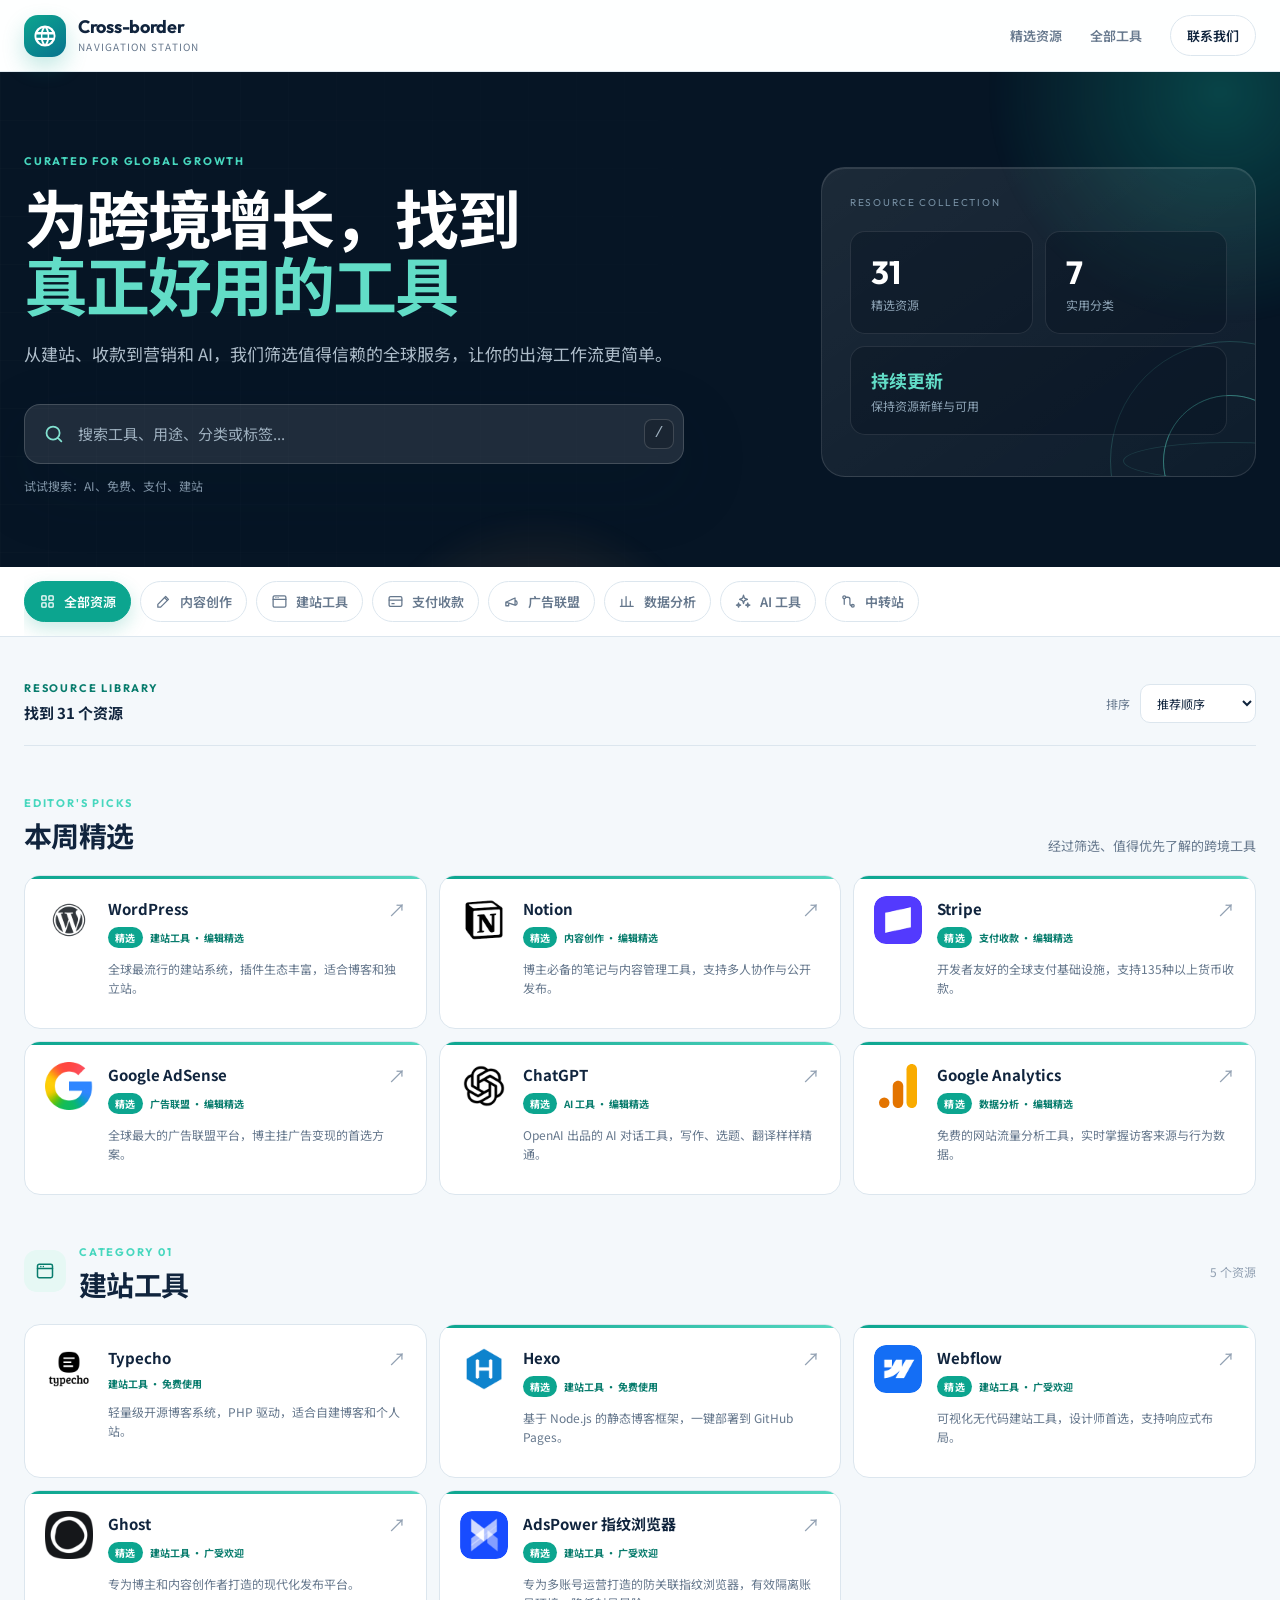
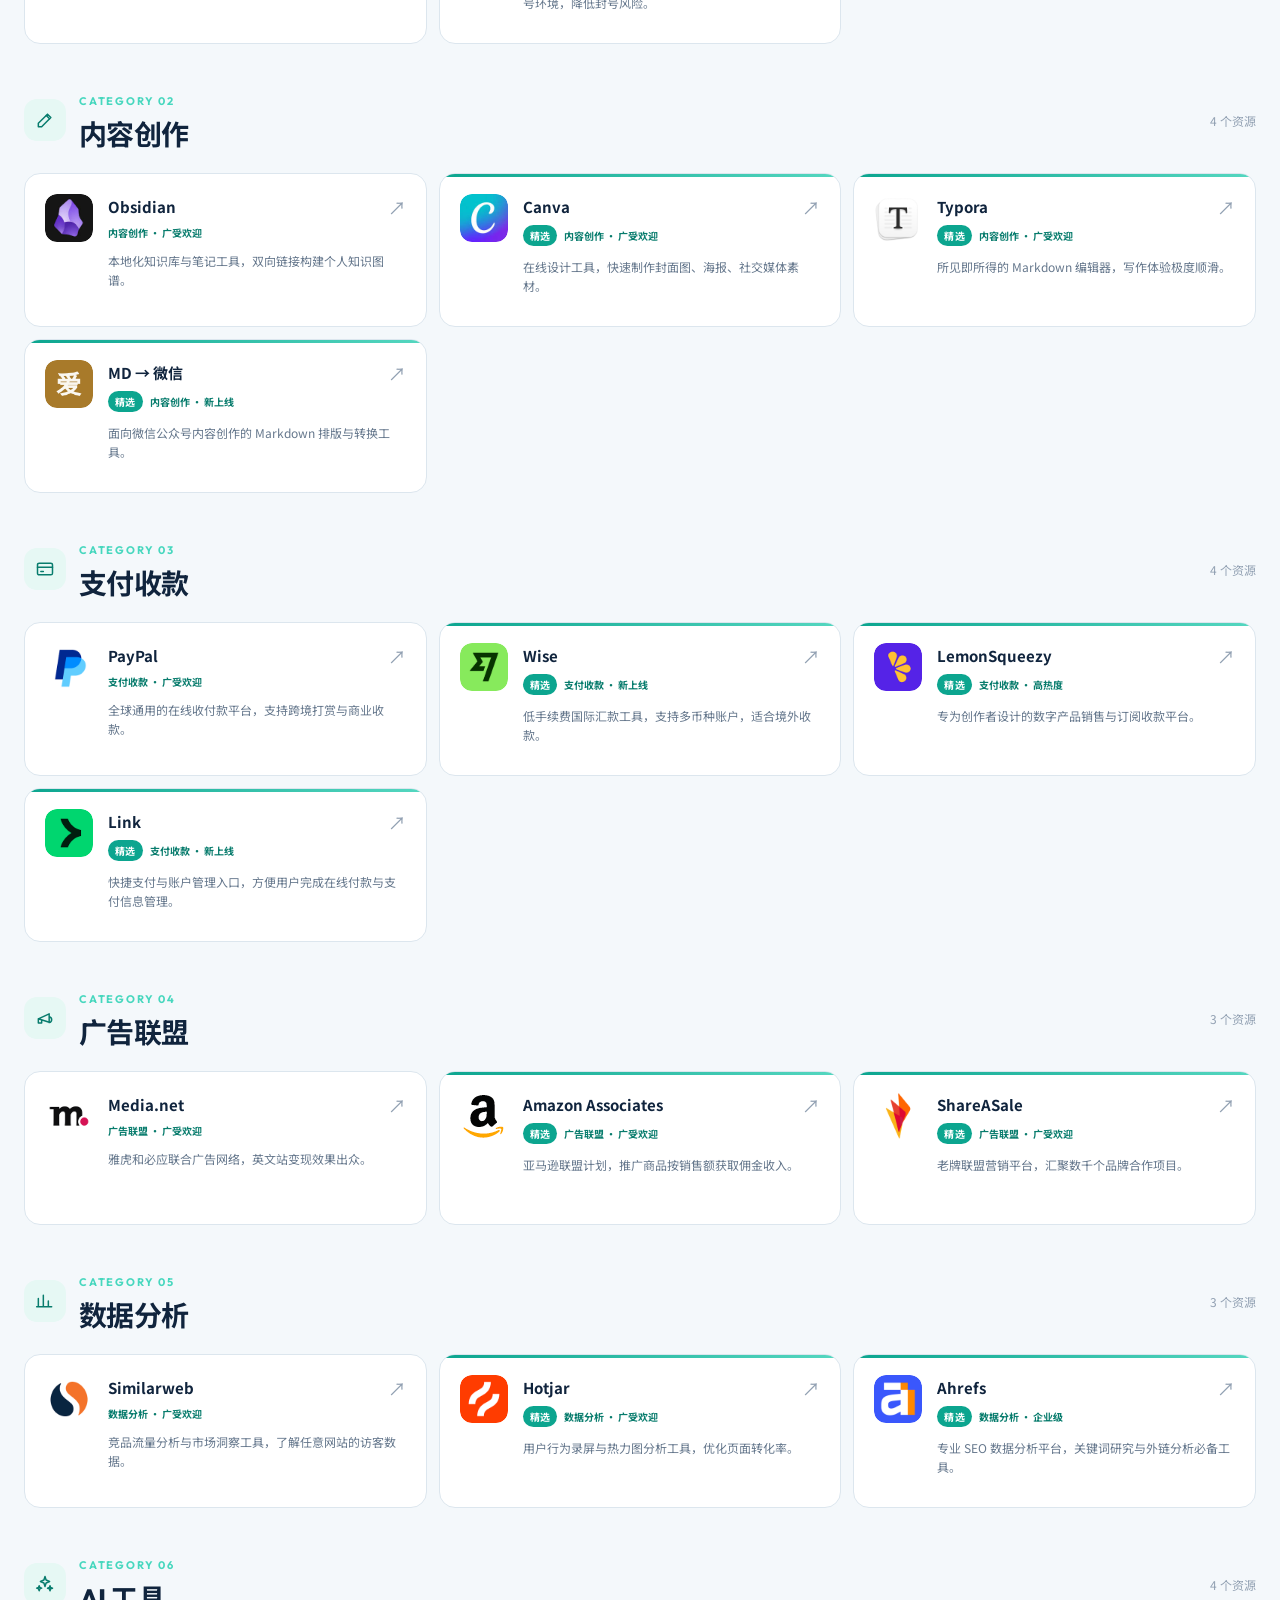
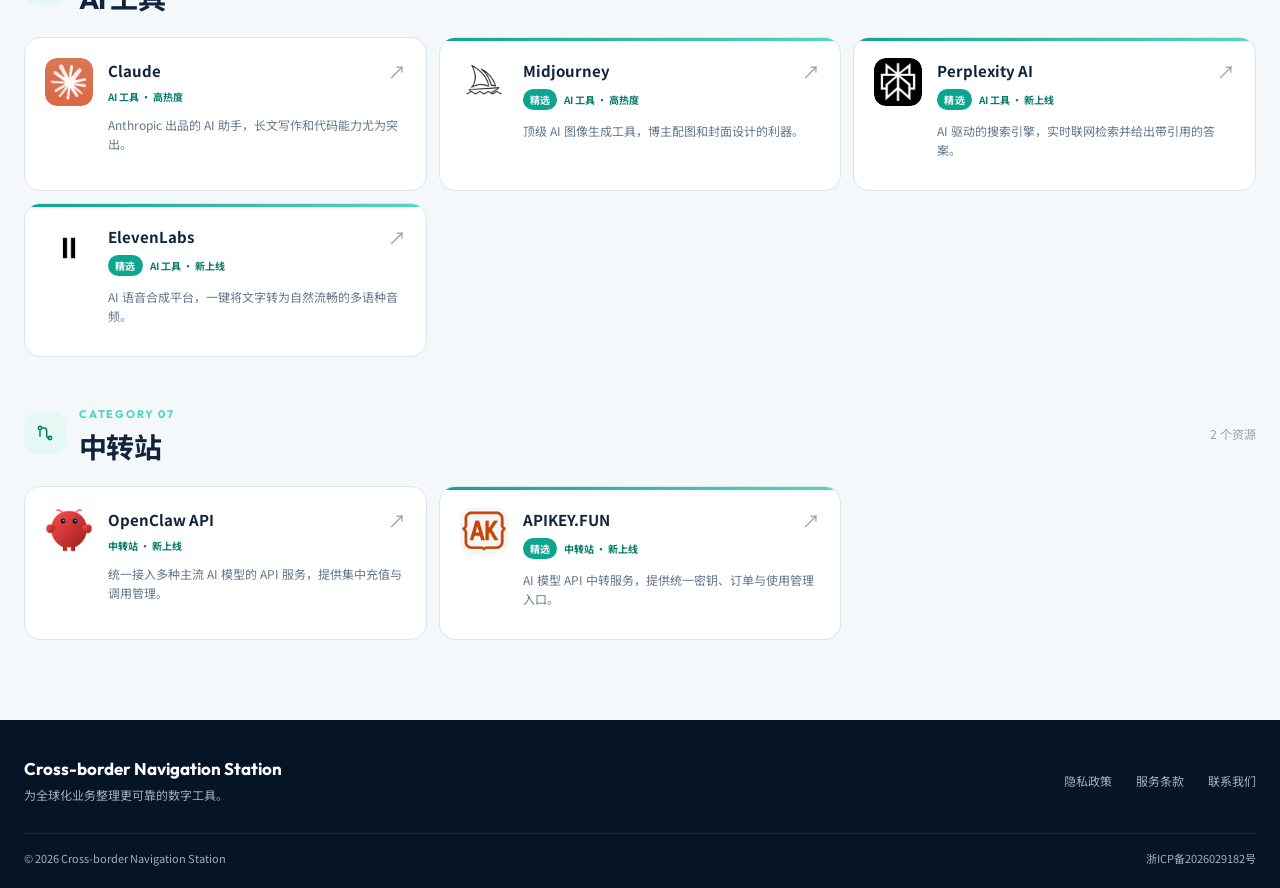
<file: files/index.html>
<!DOCTYPE html>
<html lang="zh-CN">
<head>
  <meta charset="UTF-8" />
  <meta name="viewport" content="width=device-width, initial-scale=1.0" />
  <meta name="description" content="跨境导航站 — 精选全球跨境电商工具、平台与服务，帮助出海团队更快找到可靠资源。" />
  <meta name="keywords" content="跨境电商,跨境导航,出海工具,全球支付,跨境物流,海外营销" />
  <meta name="theme-color" content="#071a2f" />
  <title>跨境导航站 — Cross-border Navigation Station</title>
  <link rel="preconnect" href="https://fonts.googleapis.com" />
  <link rel="preconnect" href="https://fonts.gstatic.com" crossorigin />
  <link href="https://fonts.googleapis.com/css2?family=Outfit:wght@500;600;700;800&family=Noto+Sans+SC:wght@400;500;600;700&display=swap" rel="stylesheet" />
  <link rel="stylesheet" href="style.css" />
</head>
<body>
  <header class="site-header">
    <a class="brand" href="index.html" aria-label="跨境导航站首页">
      <span class="brand-mark" aria-hidden="true">
        <svg viewBox="0 0 32 32"><path d="M16 3a13 13 0 1 0 0 26 13 13 0 0 0 0-26Zm8.9 8h-4.1a21 21 0 0 0-1.8-5 10.1 10.1 0 0 1 5.9 5ZM16 5.7c1.1 1.4 2 3.2 2.5 5.3h-5c.5-2.1 1.4-3.9 2.5-5.3ZM5.6 18a10 10 0 0 1 0-4h5.5a18 18 0 0 0 0 4H5.6Zm1.5 3h4.1a21 21 0 0 0 1.8 5 10.1 10.1 0 0 1-5.9-5Zm4.1-10H7.1A10.1 10.1 0 0 1 13 6a21 21 0 0 0-1.8 5ZM16 26.3c-1.1-1.4-2-3.2-2.5-5.3h5c-.5 2.1-1.4 3.9-2.5 5.3ZM19.1 18h-6.2a15.3 15.3 0 0 1 0-4h6.2a15.3 15.3 0 0 1 0 4Zm-.1 8a21 21 0 0 0 1.8-5h4.1a10.1 10.1 0 0 1-5.9 5Zm2-8a18 18 0 0 0 0-4h5.4a10 10 0 0 1 0 4H21Z"/></svg>
      </span>
      <span class="brand-copy">
        <strong>Cross-border</strong>
        <small>Navigation Station</small>
      </span>
    </a>
    <nav class="header-nav" aria-label="辅助导航">
      <a href="#featured">精选资源</a>
      <a href="#resources">全部工具</a>
      <a class="header-contact" href="mailto:contact@cbnavigation.com">联系我们</a>
    </nav>
  </header>

  <main>
    <section class="hero">
      <div class="hero-glow hero-glow-one"></div>
      <div class="hero-glow hero-glow-two"></div>
      <div class="hero-inner">
        <div class="hero-copy">
          <span class="eyebrow">CURATED FOR GLOBAL GROWTH</span>
          <h1>为跨境增长，找到<br><span>真正好用的工具</span></h1>
          <p>从建站、收款到营销和 AI，我们筛选值得信赖的全球服务，让你的出海工作流更简单。</p>
          <div class="hero-search" role="search">
            <svg viewBox="0 0 24 24" aria-hidden="true"><path d="m21 21-4.3-4.3m2.3-5.2a7.5 7.5 0 1 1-15 0 7.5 7.5 0 0 1 15 0Z"/></svg>
            <input id="search-input" type="search" placeholder="搜索工具、用途、分类或标签..." autocomplete="off" aria-label="搜索资源" />
            <kbd>/</kbd>
          </div>
          <p class="search-hint">试试搜索：AI、免费、支付、建站</p>
        </div>
        <div class="hero-panel" aria-label="资源概览">
          <div class="hero-panel-label">RESOURCE COLLECTION</div>
          <div class="stats-grid">
            <div class="stat-card"><strong id="stat-resources">--</strong><span>精选资源</span></div>
            <div class="stat-card"><strong id="stat-categories">--</strong><span>实用分类</span></div>
            <div class="stat-card stat-card-wide"><strong>持续更新</strong><span>保持资源新鲜与可用</span></div>
          </div>
          <div class="world-lines" aria-hidden="true">
            <span></span><span></span><span></span>
          </div>
        </div>
      </div>
    </section>

    <section class="category-strip" aria-label="资源分类">
      <div class="category-nav" id="category-nav"></div>
    </section>

    <div class="content-shell">
      <div class="content-toolbar">
        <div>
          <span class="toolbar-kicker">RESOURCE LIBRARY</span>
          <span class="result-count" id="result-count" aria-live="polite">正在加载资源...</span>
        </div>
        <label class="sort-control">
          <span>排序</span>
          <select id="sort-select" aria-label="排序方式">
            <option value="default">推荐顺序</option>
            <option value="views">热度优先</option>
          </select>
        </label>
      </div>
      <div id="content-area" aria-live="polite" aria-label="资源列表"></div>
    </div>
  </main>

  <footer class="site-footer">
    <div class="footer-main">
      <div>
        <strong>Cross-border Navigation Station</strong>
        <p>为全球化业务整理更可靠的数字工具。</p>
      </div>
      <div class="footer-links">
        <a href="privacy.html">隐私政策</a>
        <a href="terms.html">服务条款</a>
        <a href="mailto:contact@cbnavigation.com">联系我们</a>
      </div>
    </div>
    <div class="footer-meta">
      <span>© 2026 Cross-border Navigation Station</span>
      <a href="https://beian.miit.gov.cn/" target="_blank" rel="noopener noreferrer">浙ICP备2026029182号</a>
    </div>
  </footer>
  <script src="app.js"></script>
</body>
</html>
</file>
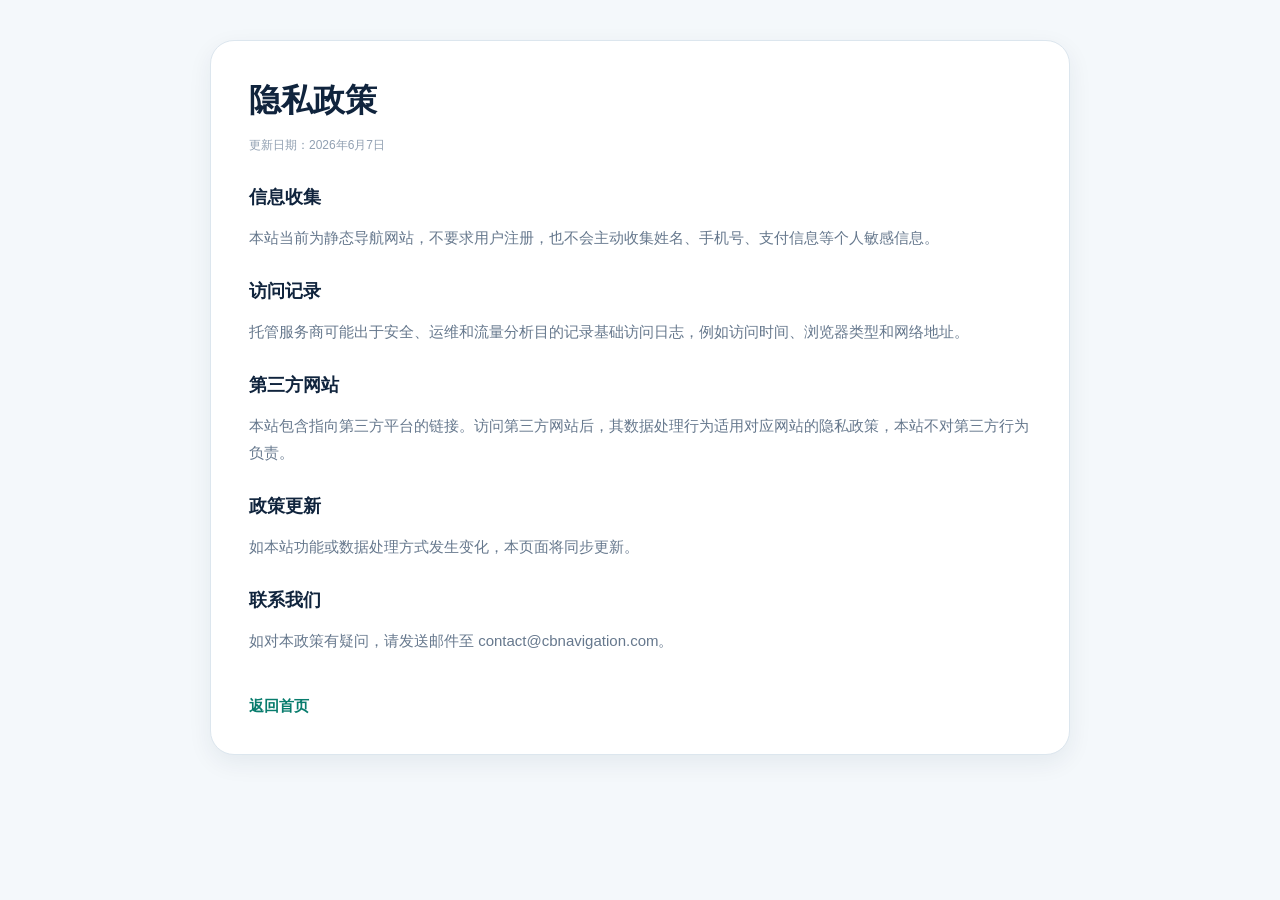
<file: files/privacy.html>
<!DOCTYPE html>
<html lang="zh-CN">
<head>
  <meta charset="UTF-8" />
  <meta name="viewport" content="width=device-width, initial-scale=1.0" />
  <meta name="description" content="跨境导航站隐私政策" />
  <title>隐私政策 - 跨境导航站</title>
  <link rel="stylesheet" href="style.css" />
</head>
<body>
  <main class="legal-page">
    <h1>隐私政策</h1>
    <p class="updated">更新日期：2026年6月7日</p>

    <h2>信息收集</h2>
    <p>本站当前为静态导航网站，不要求用户注册，也不会主动收集姓名、手机号、支付信息等个人敏感信息。</p>

    <h2>访问记录</h2>
    <p>托管服务商可能出于安全、运维和流量分析目的记录基础访问日志，例如访问时间、浏览器类型和网络地址。</p>

    <h2>第三方网站</h2>
    <p>本站包含指向第三方平台的链接。访问第三方网站后，其数据处理行为适用对应网站的隐私政策，本站不对第三方行为负责。</p>

    <h2>政策更新</h2>
    <p>如本站功能或数据处理方式发生变化，本页面将同步更新。</p>

    <h2>联系我们</h2>
    <p>如对本政策有疑问，请发送邮件至 contact@cbnavigation.com。</p>

    <a class="back-link" href="index.html">返回首页</a>
  </main>
</body>
</html>
</file>
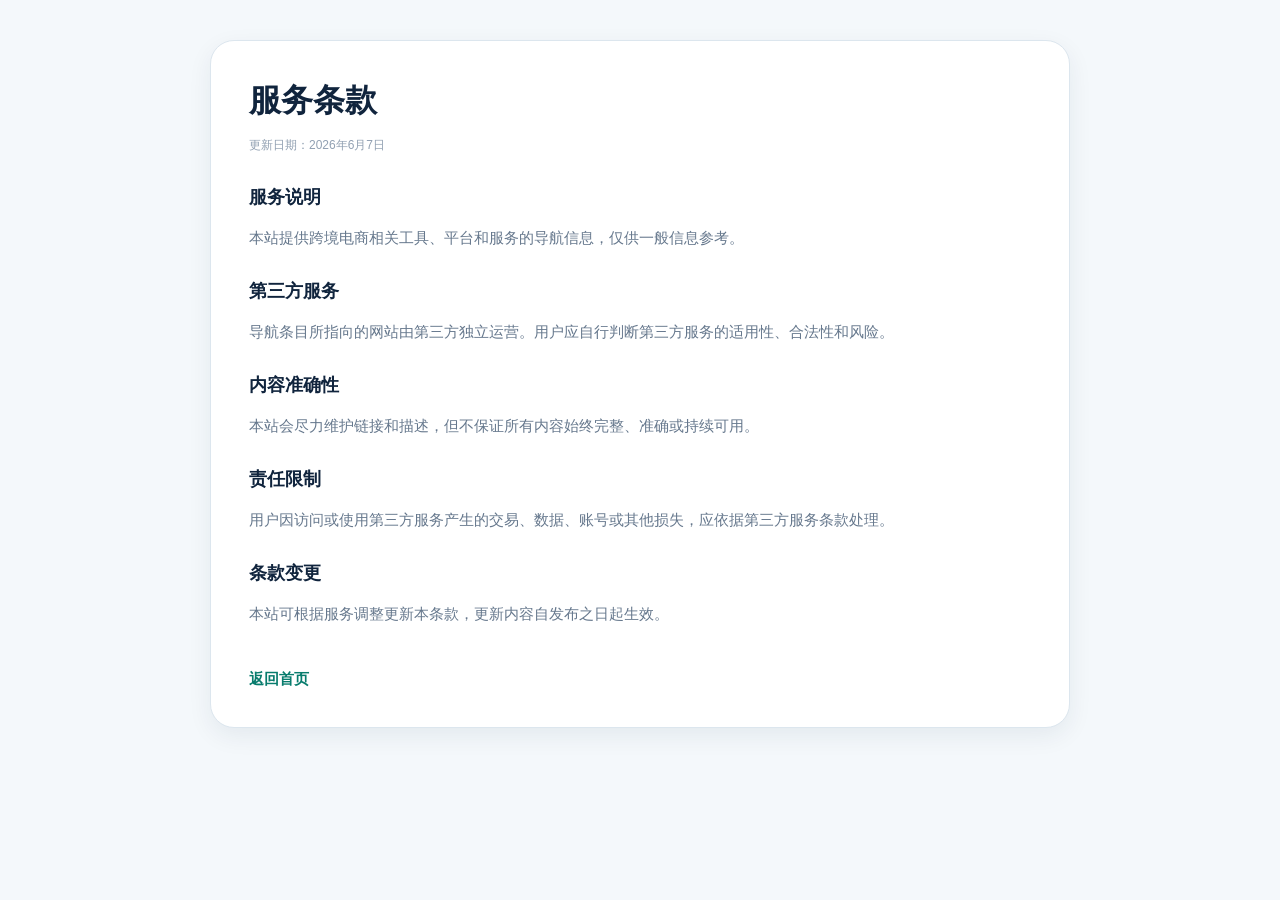
<file: files/terms.html>
<!DOCTYPE html>
<html lang="zh-CN">
<head>
  <meta charset="UTF-8" />
  <meta name="viewport" content="width=device-width, initial-scale=1.0" />
  <meta name="description" content="跨境导航站服务条款" />
  <title>服务条款 - 跨境导航站</title>
  <link rel="stylesheet" href="style.css" />
</head>
<body>
  <main class="legal-page">
    <h1>服务条款</h1>
    <p class="updated">更新日期：2026年6月7日</p>

    <h2>服务说明</h2>
    <p>本站提供跨境电商相关工具、平台和服务的导航信息，仅供一般信息参考。</p>

    <h2>第三方服务</h2>
    <p>导航条目所指向的网站由第三方独立运营。用户应自行判断第三方服务的适用性、合法性和风险。</p>

    <h2>内容准确性</h2>
    <p>本站会尽力维护链接和描述，但不保证所有内容始终完整、准确或持续可用。</p>

    <h2>责任限制</h2>
    <p>用户因访问或使用第三方服务产生的交易、数据、账号或其他损失，应依据第三方服务条款处理。</p>

    <h2>条款变更</h2>
    <p>本站可根据服务调整更新本条款，更新内容自发布之日起生效。</p>

    <a class="back-link" href="index.html">返回首页</a>
  </main>
</body>
</html>
</file>
<file: files/style.css>
:root {
  --navy-950: #061525;
  --navy-900: #071a2f;
  --navy-800: #0b2945;
  --ink: #10243d;
  --muted: #66788d;
  --muted-light: #91a0b2;
  --surface: #ffffff;
  --surface-soft: #f4f8fb;
  --line: #dce6ee;
  --teal: #0ca58f;
  --teal-dark: #087c6d;
  --teal-soft: #e6f8f4;
  --orange: #f29b55;
  --blue-soft: #e9f2ff;
  --purple-soft: #f1edff;
  --radius-lg: 24px;
  --radius-md: 16px;
  --shadow-sm: 0 8px 24px rgba(19, 45, 70, 0.07);
  --shadow-lg: 0 24px 70px rgba(4, 24, 43, 0.16);
  --font-sans: 'Noto Sans SC', 'PingFang SC', 'Microsoft YaHei', sans-serif;
  --font-display: 'Outfit', var(--font-sans);
}

*, *::before, *::after { box-sizing: border-box; }
html { scroll-behavior: smooth; }
body {
  margin: 0;
  background: var(--surface-soft);
  color: var(--ink);
  font-family: var(--font-sans);
  font-size: 15px;
  -webkit-font-smoothing: antialiased;
}
a { color: inherit; text-decoration: none; }
button, input, select { font: inherit; }
button { cursor: pointer; }
img { display: block; max-width: 100%; }

.site-header {
  position: sticky;
  top: 0;
  z-index: 20;
  display: flex;
  align-items: center;
  justify-content: space-between;
  min-height: 72px;
  padding: 0 max(24px, calc((100vw - 1240px) / 2));
  background: rgba(255,255,255,.9);
  border-bottom: 1px solid rgba(220,230,238,.8);
  backdrop-filter: blur(18px);
}
.brand { display: inline-flex; align-items: center; gap: 12px; }
.brand-mark {
  display: grid;
  place-items: center;
  width: 42px;
  height: 42px;
  border-radius: 14px;
  color: white;
  background: linear-gradient(145deg, var(--teal), #08738e);
  box-shadow: 0 10px 22px rgba(12,165,143,.24);
}
.brand-mark svg { width: 26px; fill: currentColor; }
.brand-copy { display: flex; flex-direction: column; line-height: 1.05; }
.brand-copy strong { font-family: var(--font-display); font-size: 18px; letter-spacing: -.3px; }
.brand-copy small { margin-top: 5px; color: var(--muted); font-size: 10px; letter-spacing: 1.25px; text-transform: uppercase; }
.header-nav { display: flex; align-items: center; gap: 28px; color: var(--muted); font-size: 13px; font-weight: 600; }
.header-nav a:hover { color: var(--teal-dark); }
.header-contact { padding: 10px 16px; color: var(--ink) !important; border: 1px solid var(--line); border-radius: 999px; background: white; }

.hero {
  position: relative;
  overflow: hidden;
  color: white;
  background: var(--navy-950);
}
.hero::before {
  position: absolute;
  inset: 0;
  content: '';
  opacity: .16;
  background-image: linear-gradient(rgba(255,255,255,.08) 1px, transparent 1px), linear-gradient(90deg, rgba(255,255,255,.08) 1px, transparent 1px);
  background-size: 48px 48px;
  mask-image: linear-gradient(to right, black, transparent 76%);
}
.hero-inner {
  position: relative;
  z-index: 2;
  display: grid;
  grid-template-columns: minmax(0, 1.25fr) minmax(340px, .75fr);
  gap: 72px;
  width: min(1240px, calc(100% - 48px));
  margin: 0 auto;
  padding: 76px 0 70px;
}
.hero-glow { position: absolute; border-radius: 50%; filter: blur(4px); pointer-events: none; }
.hero-glow-one { width: 480px; height: 480px; right: -180px; top: -220px; background: radial-gradient(circle, rgba(12,165,143,.33), transparent 68%); }
.hero-glow-two { width: 360px; height: 360px; left: 28%; bottom: -300px; background: radial-gradient(circle, rgba(242,155,85,.2), transparent 70%); }
.eyebrow, .toolbar-kicker, .section-kicker {
  color: #47d7be;
  font-family: var(--font-display);
  font-size: 11px;
  font-weight: 700;
  letter-spacing: 1.8px;
}
.hero h1 {
  margin: 18px 0 18px;
  font-family: var(--font-display);
  font-size: clamp(42px, 5vw, 68px);
  line-height: 1.05;
  letter-spacing: -2.2px;
}
.hero h1 span { color: #62ddc7; }
.hero-copy > p { max-width: 650px; margin: 0; color: #aebdca; font-size: 17px; line-height: 1.8; }
.hero-search {
  display: flex;
  align-items: center;
  gap: 12px;
  max-width: 660px;
  margin-top: 34px;
  padding: 7px 9px 7px 18px;
  border: 1px solid rgba(255,255,255,.16);
  border-radius: 16px;
  background: rgba(255,255,255,.1);
  box-shadow: var(--shadow-lg);
}
.hero-search:focus-within { border-color: #50d4bd; box-shadow: 0 0 0 4px rgba(80,212,189,.13), var(--shadow-lg); }
.hero-search svg { width: 21px; fill: none; stroke: #83e2d1; stroke-width: 2; stroke-linecap: round; }
.hero-search input { flex: 1; min-width: 0; height: 44px; color: white; border: 0; outline: 0; background: transparent; font-size: 15px; }
.hero-search input::placeholder { color: #9eb0bf; }
.hero-search kbd { display: grid; place-items: center; width: 30px; height: 30px; color: #9eb0bf; border: 1px solid rgba(255,255,255,.16); border-radius: 8px; background: rgba(0,0,0,.14); }
.hero-copy .search-hint { margin-top: 11px; font-size: 12px; color: #7f93a5; }
.hero-panel {
  position: relative;
  align-self: center;
  min-height: 310px;
  padding: 28px;
  overflow: hidden;
  border: 1px solid rgba(255,255,255,.12);
  border-radius: var(--radius-lg);
  background: linear-gradient(145deg, rgba(255,255,255,.09), rgba(255,255,255,.035));
  box-shadow: inset 0 1px rgba(255,255,255,.1);
}
.hero-panel-label { color: #7790a4; font-family: var(--font-display); font-size: 10px; letter-spacing: 1.7px; }
.stats-grid { position: relative; z-index: 2; display: grid; grid-template-columns: 1fr 1fr; gap: 12px; margin-top: 22px; }
.stat-card { padding: 20px; border: 1px solid rgba(255,255,255,.1); border-radius: 15px; background: rgba(3,17,30,.35); }
.stat-card strong { display: block; font-family: var(--font-display); font-size: 32px; color: white; }
.stat-card span { display: block; margin-top: 4px; color: #8da3b5; font-size: 12px; }
.stat-card-wide { grid-column: 1 / -1; }
.stat-card-wide strong { font-size: 18px; color: #62ddc7; }
.world-lines { position: absolute; width: 240px; height: 240px; right: -95px; bottom: -105px; border: 1px solid rgba(98,221,199,.2); border-radius: 50%; }
.world-lines::before, .world-lines::after, .world-lines span { position: absolute; inset: 22%; content: ''; border: 1px solid rgba(98,221,199,.15); border-radius: 50%; }
.world-lines::after { inset: 42% 5%; }

.category-strip { position: sticky; top: 72px; z-index: 15; background: rgba(255,255,255,.95); border-bottom: 1px solid var(--line); backdrop-filter: blur(14px); }
.category-nav {
  display: flex;
  gap: 9px;
  width: min(1240px, calc(100% - 48px));
  margin: 0 auto;
  padding: 14px 0;
  overflow-x: auto;
  scrollbar-width: none;
}
.category-nav::-webkit-scrollbar { display: none; }
.category-chip {
  display: inline-flex;
  align-items: center;
  gap: 8px;
  flex: 0 0 auto;
  padding: 10px 14px;
  color: var(--muted);
  border: 1px solid var(--line);
  border-radius: 999px;
  background: white;
  font-size: 13px;
  font-weight: 600;
  transition: .18s ease;
}
.category-chip svg { width: 17px; height: 17px; fill: none; stroke: currentColor; stroke-width: 1.8; stroke-linecap: round; stroke-linejoin: round; }
.category-chip:hover { color: var(--teal-dark); border-color: #9bd9cf; transform: translateY(-1px); }
.category-chip.active { color: white; border-color: var(--teal); background: var(--teal); box-shadow: 0 7px 18px rgba(12,165,143,.22); }

.content-shell { width: min(1240px, calc(100% - 48px)); margin: 0 auto; padding: 44px 0 80px; }
.content-toolbar { scroll-margin-top: 150px; display: flex; align-items: end; justify-content: space-between; padding-bottom: 22px; border-bottom: 1px solid var(--line); }
.toolbar-kicker { display: block; margin-bottom: 7px; color: var(--teal-dark); }
.result-count { color: var(--ink); font-size: 15px; font-weight: 700; }
.sort-control { display: flex; align-items: center; gap: 10px; color: var(--muted); font-size: 12px; }
.sort-control select { padding: 9px 34px 9px 12px; color: var(--ink); border: 1px solid var(--line); border-radius: 10px; outline: 0; background: white; }
.content-section, .resource-section { padding-top: 44px; }
.section-heading { display: flex; align-items: end; justify-content: space-between; gap: 20px; margin-bottom: 20px; }
.section-heading h2 { margin: 4px 0 0; font-family: var(--font-display); font-size: 28px; letter-spacing: -.6px; }
.section-heading > p { margin: 0; color: var(--muted); font-size: 13px; }
.section-heading.compact { align-items: center; }
.section-title-with-icon { display: flex; align-items: center; gap: 13px; }
.section-icon { display: grid; place-items: center; width: 42px; height: 42px; color: var(--teal-dark); border-radius: 13px; background: var(--teal-soft); }
.section-icon svg { width: 20px; height: 20px; fill: none; stroke: currentColor; stroke-width: 1.8; stroke-linecap: round; stroke-linejoin: round; }
.section-count { color: var(--muted-light); font-size: 12px; }

.featured-grid,
.resource-grid {
  display: grid;
  grid-template-columns: repeat(3, minmax(0,1fr));
  gap: 12px;
}
.resource-card {
  position: relative;
  display: flex;
  align-items: flex-start;
  gap: 15px;
  min-height: 154px;
  padding: 20px;
  overflow: hidden;
  border: 1px solid var(--line);
  border-radius: var(--radius-md);
  background: var(--surface);
  transition: transform .18s ease, box-shadow .18s ease, border-color .18s ease;
}
.resource-card:hover { transform: translateY(-3px); border-color: #aed8d1; box-shadow: var(--shadow-sm); }
.resource-card.is-featured::before {
  position: absolute;
  inset: 0 0 auto;
  height: 3px;
  content: '';
  background: linear-gradient(90deg, var(--teal), #55d7c0);
}
.site-logo {
  display: grid;
  place-items: center;
  flex: 0 0 auto;
  width: 48px;
  height: 48px;
  overflow: hidden;
  border-radius: 12px;
}
.site-logo img {
  width: 48px;
  height: 48px;
  border-radius: inherit;
  object-fit: contain;
}
.site-icon-placeholder[hidden],
.site-logo img[hidden] { display: none; }
.site-icon-placeholder {
  display: grid;
  place-items: center;
  width: 38px;
  height: 38px;
  color: var(--muted-light);
}
.site-icon-placeholder svg {
  width: 32px;
  height: 32px;
  fill: none;
  stroke: currentColor;
  stroke-width: 1.5;
  stroke-linecap: round;
  stroke-linejoin: round;
}
.resource-card-copy { display: flex; flex-direction: column; min-width: 0; flex: 1; }
.resource-card-heading { display: flex; align-items: center; justify-content: space-between; gap: 10px; }
.resource-card-heading strong { overflow: hidden; color: var(--ink); font-size: 15px; text-overflow: ellipsis; white-space: nowrap; }
.card-arrow { color: var(--muted-light); font-size: 18px; transition: transform .18s ease, color .18s ease; }
.resource-card:hover .card-arrow { color: var(--teal-dark); transform: translate(2px,-2px); }
.resource-card-meta { display: flex; align-items: center; flex-wrap: wrap; gap: 7px; margin-top: 5px; color: var(--teal-dark); font-size: 10px; font-weight: 700; }
.featured-badge { padding: 3px 7px; color: white; border-radius: 999px; background: var(--teal); letter-spacing: .3px; }
.resource-card-desc { display: -webkit-box; overflow: hidden; margin-top: 11px; color: var(--muted); font-size: 12px; line-height: 1.65; -webkit-box-orient: vertical; -webkit-line-clamp: 2; }

.empty-state { margin: 52px 0; padding: 70px 24px; text-align: center; border: 1px dashed #bfd0dd; border-radius: var(--radius-lg); background: white; }
.empty-symbol { display: grid; place-items: center; width: 52px; height: 52px; margin: 0 auto 16px; color: var(--teal-dark); border-radius: 50%; background: var(--teal-soft); font-family: var(--font-display); font-size: 22px; font-weight: 800; }
.empty-state h2 { margin: 0; font-family: var(--font-display); }
.empty-state p { margin: 8px 0 0; color: var(--muted); }
.skeleton { overflow: hidden; background: linear-gradient(90deg,#e9eff3 25%,#f7fafb 50%,#e9eff3 75%); background-size: 200% 100%; animation: shimmer 1.4s infinite; }
.skeleton-card { min-height: 275px; border-radius: var(--radius-lg); }
.skeleton-heading { width: 180px; height: 34px; border-radius: 9px; background: #e6edf2; }
@keyframes shimmer { to { background-position: -200% 0; } }

.site-footer { color: #9dafbe; background: var(--navy-950); }
.footer-main, .footer-meta { display: flex; align-items: center; justify-content: space-between; gap: 24px; width: min(1240px, calc(100% - 48px)); margin: 0 auto; }
.footer-main { padding: 38px 0 30px; }
.footer-main strong { color: white; font-family: var(--font-display); font-size: 17px; }
.footer-main p { margin: 7px 0 0; font-size: 12px; }
.footer-links { display: flex; gap: 24px; font-size: 12px; }
.footer-links a:hover, .footer-meta a:hover { color: #62ddc7; }
.footer-meta { padding: 16px 0 22px; border-top: 1px solid rgba(255,255,255,.08); font-size: 11px; }

.legal-page { width: min(860px, calc(100% - 32px)); margin: 40px auto; padding: 38px; border: 1px solid var(--line); border-radius: var(--radius-lg); background: white; box-shadow: var(--shadow-sm); }
.legal-page h1 { margin: 0 0 8px; font-family: var(--font-display); font-size: 32px; }
.legal-page h2 { margin: 28px 0 10px; font-size: 18px; }
.legal-page p, .legal-page li { color: var(--muted); line-height: 1.8; }
.legal-page .updated { color: var(--muted-light); font-size: 12px; }
.legal-page .back-link { display: inline-block; margin-top: 28px; color: var(--teal-dark); font-weight: 700; }

@media (max-width: 980px) {
  .hero-inner { grid-template-columns: 1fr; gap: 40px; padding: 58px 0; }
  .hero-panel { min-height: auto; }
  .featured-grid, .resource-grid { grid-template-columns: repeat(2, minmax(0,1fr)); }
}
@media (max-width: 720px) {
  .site-header { min-height: 64px; padding: 0 18px; }
  .brand-mark { width: 38px; height: 38px; }
  .brand-copy strong { font-size: 16px; }
  .header-nav a:not(.header-contact) { display: none; }
  .header-contact { padding: 8px 12px; font-size: 11px; }
  .hero-inner, .category-nav, .content-shell, .footer-main, .footer-meta { width: min(100% - 32px, 1240px); }
  .hero-inner { padding: 48px 0; }
  .hero h1 { font-size: clamp(38px, 12vw, 52px); letter-spacing: -1.5px; }
  .hero-copy > p { font-size: 15px; }
  .hero-search { padding-left: 14px; }
  .hero-search kbd { display: none; }
  .category-strip { top: 64px; }
  .content-shell { padding-top: 32px; }
  .content-toolbar, .section-heading, .footer-main, .footer-meta { align-items: flex-start; flex-direction: column; }
  .section-heading > p { display: none; }
  .featured-grid, .resource-grid { grid-template-columns: 1fr; }
  .resource-card { min-height: 142px; }
  .footer-links { flex-wrap: wrap; }
  .legal-page { margin: 20px auto; padding: 26px 20px; }
}
</file>
